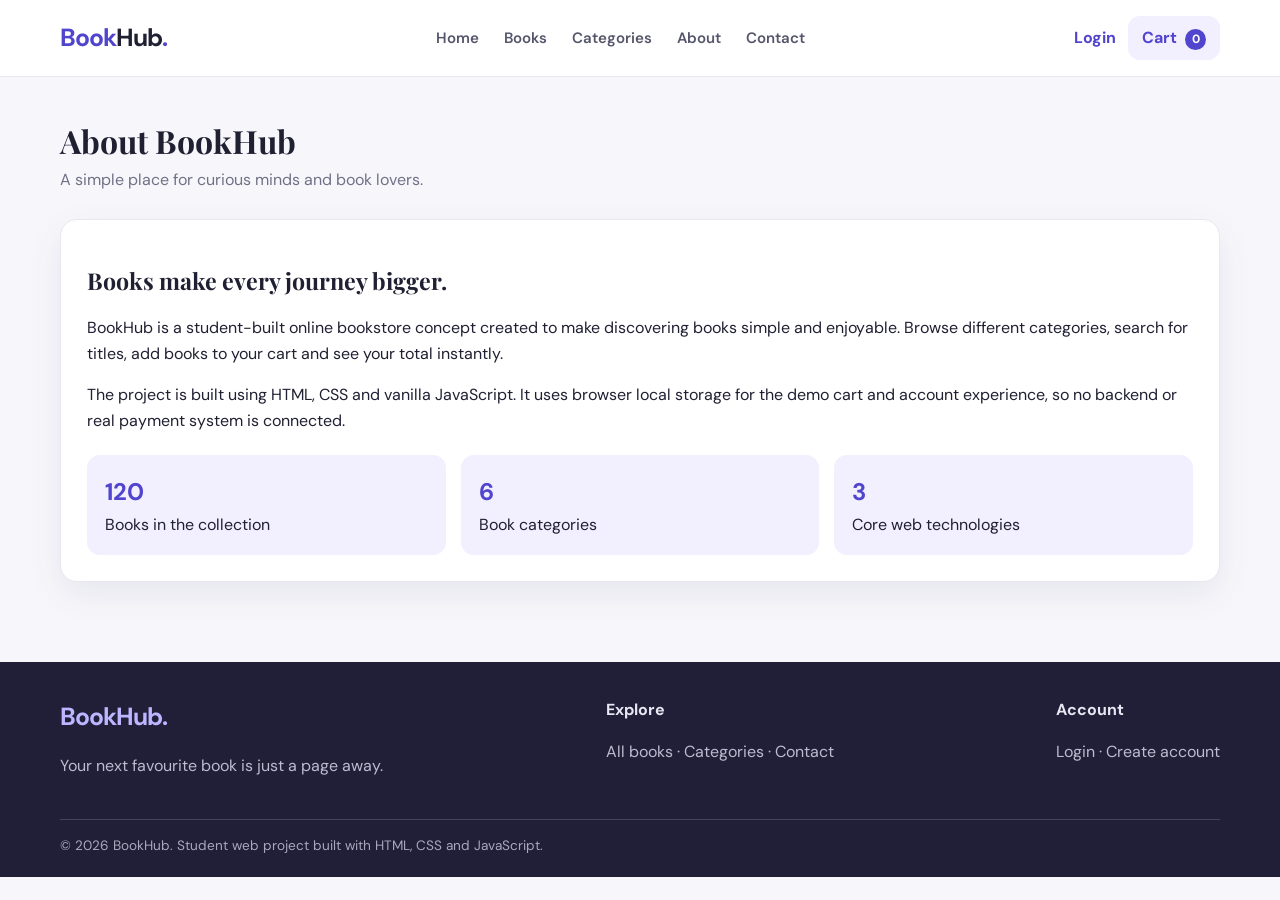
<file: about.html>
<!DOCTYPE html>
<html lang="en">

<head>
    <meta charset="UTF-8">
    <meta name="viewport" content="width=device-width, initial-scale=1.0">
    <meta name="description" content="BookHub online bookstore">

    <title>About | BookHub</title>

    <link rel="stylesheet" href="css/style.css">
</head>

<body>

    <!-- Header Section -->
    <header class="site-header">
        <div class="container nav-wrap">

            <a class="brand" href="index.html">
                Book<span>Hub</span>.
            </a>

            <button
                class="menu-toggle"
                aria-label="Toggle menu"
                id="menuToggle">
                ☰
            </button>

            <nav class="nav-links" id="navLinks">
                <a href="index.html">Home</a>
                <a href="books.html">Books</a>
                <a href="categories.html">Categories</a>
                <a href="about.html">About</a>
                <a href="contact.html">Contact</a>
            </nav>

            <div class="nav-actions">
                <a href="login.html" class="text-link">Login</a>

                <a href="cart.html" class="cart-link">
                    Cart
                    <span class="cart-count" data-cart-count>0</span>
                </a>
            </div>

        </div>
    </header>


    <!-- Main About Section -->
    <main class="page-main">
        <div class="container">

            <div class="page-heading">
                <h1>About BookHub</h1>
                <p>
                    A simple place for curious minds and book lovers.
                </p>
            </div>

            <div class="content-card">

                <h2>Books make every journey bigger.</h2>

                <p>
                    BookHub is a student-built online bookstore concept
                    created to make discovering books simple and enjoyable.
                    Browse different categories, search for titles,
                    add books to your cart and see your total instantly.
                </p>

                <p>
                    The project is built using HTML, CSS and vanilla
                    JavaScript. It uses browser local storage for the
                    demo cart and account experience, so no backend or
                    real payment system is connected.
                </p>

                <!-- About Statistics -->
                <div class="about-stats">

                    <div class="stat">
                        <strong>120</strong>
                        <span>Books in the collection</span>
                    </div>

                    <div class="stat">
                        <strong>6</strong>
                        <span>Book categories</span>
                    </div>

                    <div class="stat">
                        <strong>3</strong>
                        <span>Core web technologies</span>
                    </div>

                </div>

            </div>

        </div>
    </main>


    <!-- Footer Section -->
    <footer class="site-footer">
        <div class="container">

            <div class="footer-grid">

                <div>
                    <a class="brand" href="index.html">
                        BookHub.
                    </a>

                    <p>
                        Your next favourite book is just a page away.
                    </p>
                </div>

                <div>
                    <strong>Explore</strong>

                    <p>
                        <a href="books.html">All books</a> ·
                        <a href="categories.html">Categories</a> ·
                        <a href="contact.html">Contact</a>
                    </p>
                </div>

                <div>
                    <strong>Account</strong>

                    <p>
                        <a href="login.html">Login</a> ·
                        <a href="register.html">Create account</a>
                    </p>
                </div>

            </div>

            <div class="copyright">
                © 2026 BookHub. Student web project built with HTML, CSS and JavaScript.
            </div>

        </div>
    </footer>


    <!-- Toast Notification -->
    <div class="toast" id="toast"></div>


    <!-- JavaScript Files -->
    <script src="js/books.js"></script>
    <script src="js/app.js"></script>

</body>
</html>
</file>
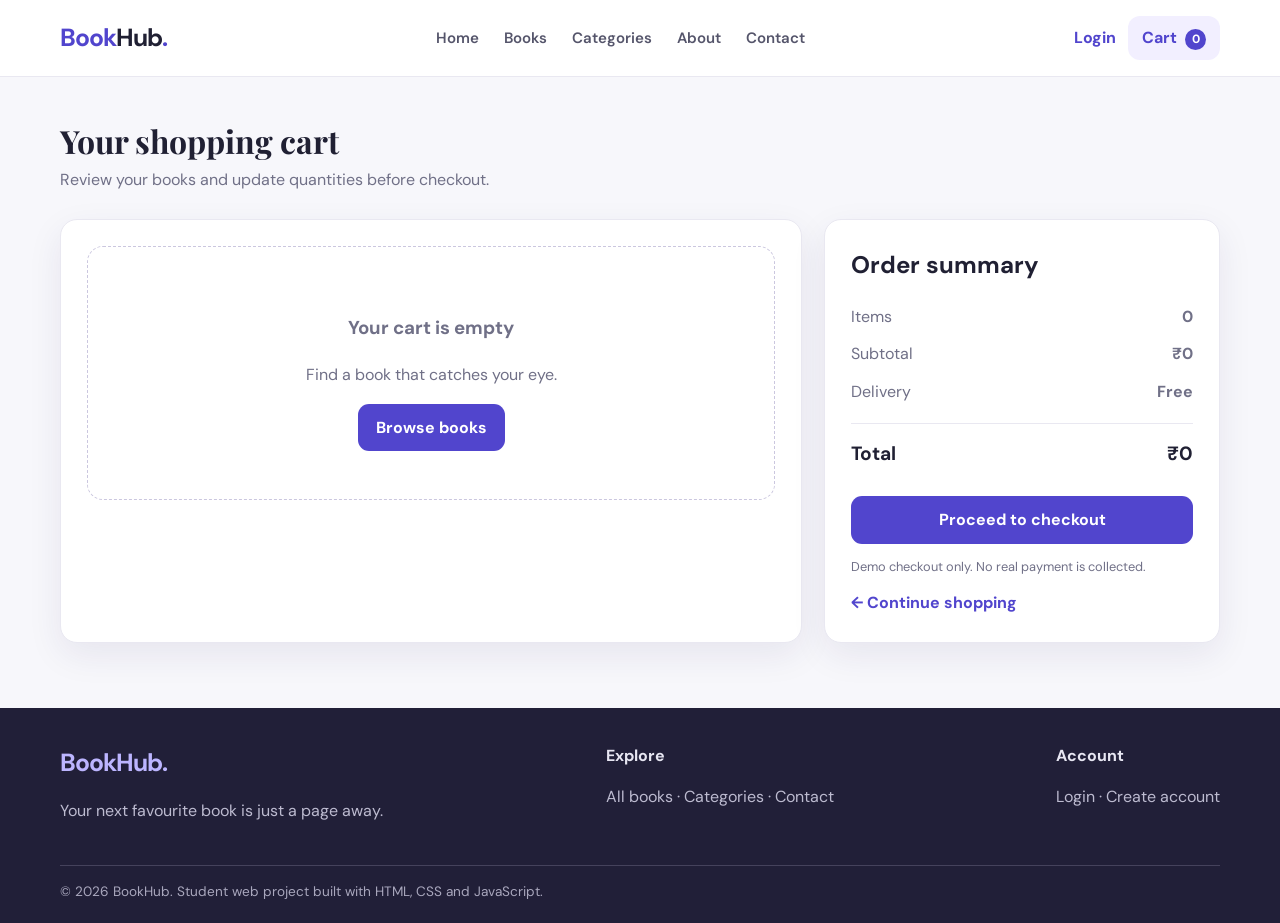
<file: cart.html>
<!DOCTYPE html>
<html lang="en">
<head>
    <meta charset="UTF-8">
    <meta name="viewport" content="width=device-width, initial-scale=1.0">
    <meta name="description" content="BookHub online bookstore">

    <title>Your Cart | BookHub</title>

    <link rel="stylesheet" href="css/style.css">
</head>

<body>

    <!-- Header -->
    <header class="site-header">
        <div class="container nav-wrap">

            <a class="brand" href="index.html">
                Book<span>Hub</span>.
            </a>

            <button class="menu-toggle" aria-label="Toggle menu" id="menuToggle">
                ☰
            </button>

            <nav class="nav-links" id="navLinks">
                <a href="index.html">Home</a>
                <a href="books.html">Books</a>
                <a href="categories.html">Categories</a>
                <a href="about.html">About</a>
                <a href="contact.html">Contact</a>
            </nav>

            <div class="nav-actions">
                <a href="login.html" class="text-link">Login</a>

                <a href="cart.html" class="cart-link">
                    Cart
                    <span class="cart-count" data-cart-count>0</span>
                </a>
            </div>

        </div>
    </header>

    <!-- Main Content -->
    <main class="page-main">
        <div class="container">

            <div class="page-heading">
                <h1>Your shopping cart</h1>
                <p>
                    Review your books and update quantities before checkout.
                </p>
            </div>

            <!-- Cart Layout -->
            <div class="cart-layout">

                <!-- Cart Items -->
                <section class="cart-panel">
                    <div id="cartItems"></div>
                </section>

                <!-- Order Summary -->
                <aside class="cart-panel">

                    <h2 style="margin-top: 0;">Order summary</h2>

                    <div class="summary-line">
                        <span>Items</span>
                        <strong id="summaryItems">0</strong>
                    </div>

                    <div class="summary-line">
                        <span>Subtotal</span>
                        <strong id="summarySubtotal">₹0</strong>
                    </div>

                    <div class="summary-line">
                        <span>Delivery</span>
                        <strong>Free</strong>
                    </div>

                    <div class="summary-line summary-total">
                        <span>Total</span>
                        <strong id="summaryTotal">₹0</strong>
                    </div>

                    <button
                        class="btn"
                        id="checkoutButton"
                        style="width: 100%; margin-top: 15px;"
                    >
                        Proceed to checkout
                    </button>

                    <p style="font-size: .8rem; color: var(--muted);">
                        Demo checkout only. No real payment is collected.
                    </p>

                    <a class="text-link" href="books.html">
                        ← Continue shopping
                    </a>

                </aside>

            </div>
        </div>
    </main>

    <!-- Footer -->
    <footer class="site-footer">
        <div class="container">

            <div class="footer-grid">

                <div>
                    <a class="brand" href="index.html">BookHub.</a>
                    <p>Your next favourite book is just a page away.</p>
                </div>

                <div>
                    <strong>Explore</strong>
                    <p>
                        <a href="books.html">All books</a> ·
                        <a href="categories.html">Categories</a> ·
                        <a href="contact.html">Contact</a>
                    </p>
                </div>

                <div>
                    <strong>Account</strong>
                    <p>
                        <a href="login.html">Login</a> ·
                        <a href="register.html">Create account</a>
                    </p>
                </div>

            </div>

            <div class="copyright">
                © 2026 BookHub. Student web project built with HTML, CSS and JavaScript.
            </div>

        </div>
    </footer>

    <!-- Toast Notification -->
    <div class="toast" id="toast"></div>

    <!-- JavaScript Files -->
    <script src="js/books.js"></script>
    <script src="js/app.js"></script>

</body>
</html>
</file>
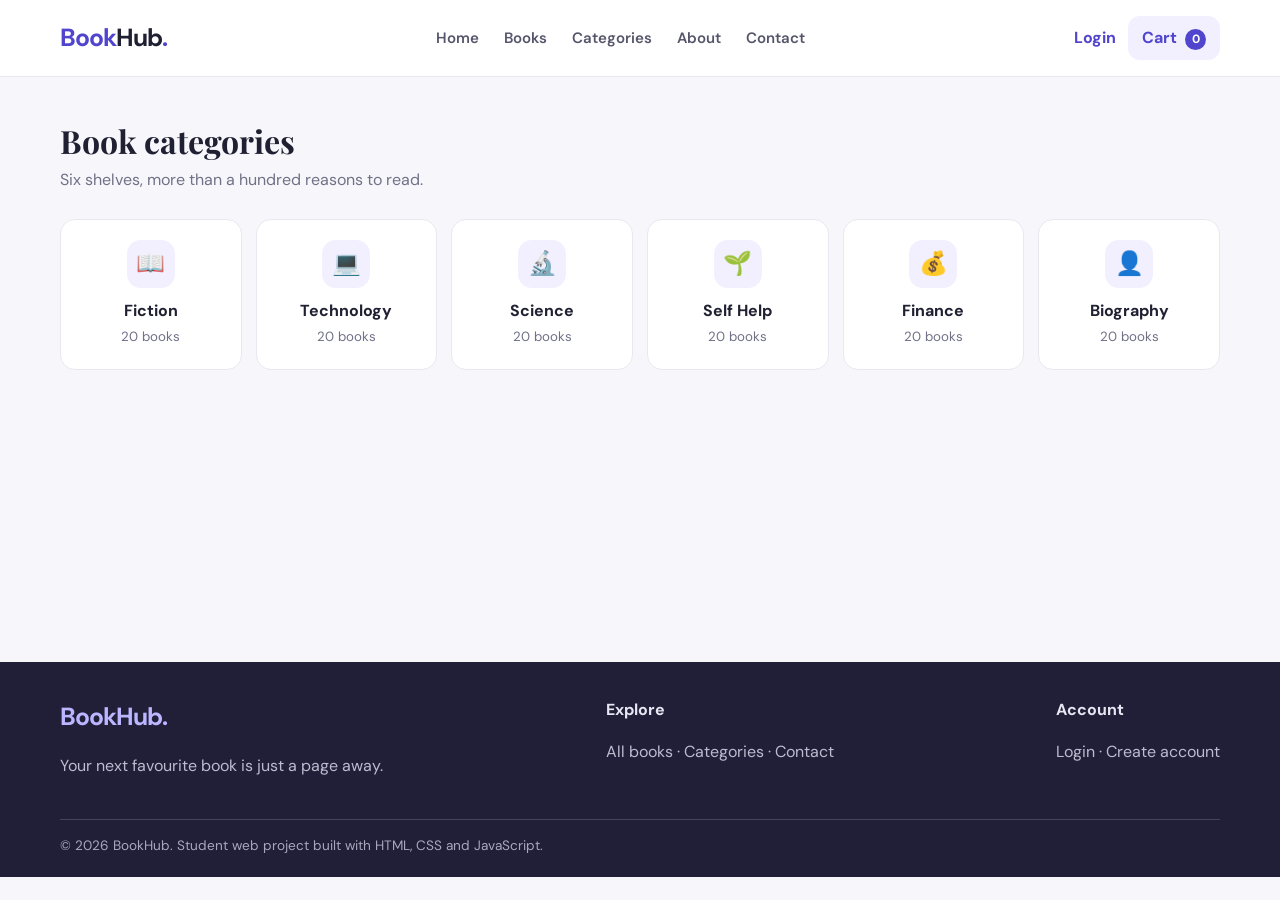
<file: categories.html>
<!DOCTYPE html>
<html lang="en">
<head>
    <meta charset="UTF-8">
    <meta name="viewport" content="width=device-width, initial-scale=1.0">
    <meta name="description" content="BookHub online bookstore">

    <title>Categories | BookHub</title>

    <link rel="stylesheet" href="css/style.css">
</head>

<body>

    <!-- Header -->
    <header class="site-header">
        <div class="container nav-wrap">

            <a class="brand" href="index.html">
                Book<span>Hub</span>.
            </a>

            <button class="menu-toggle" aria-label="Toggle menu" id="menuToggle">
                ☰
            </button>

            <nav class="nav-links" id="navLinks">
                <a href="index.html">Home</a>
                <a href="books.html">Books</a>
                <a href="categories.html">Categories</a>
                <a href="about.html">About</a>
                <a href="contact.html">Contact</a>
            </nav>

            <div class="nav-actions">
                <a href="login.html" class="text-link">Login</a>

                <a href="cart.html" class="cart-link">
                    Cart
                    <span class="cart-count" data-cart-count>0</span>
                </a>
            </div>

        </div>
    </header>

    <!-- Main Content -->
    <main class="page-main">
        <div class="container">

            <div class="page-heading">
                <h1>Book categories</h1>
                <p>Six shelves, more than a hundred reasons to read.</p>
            </div>

            <!-- Categories Grid -->
            <div class="category-grid" id="allCategories"></div>

        </div>
    </main>

    <!-- Footer -->
    <footer class="site-footer">
        <div class="container">

            <div class="footer-grid">

                <div>
                    <a class="brand" href="index.html">BookHub.</a>
                    <p>Your next favourite book is just a page away.</p>
                </div>

                <div>
                    <strong>Explore</strong>
                    <p>
                        <a href="books.html">All books</a> ·
                        <a href="categories.html">Categories</a> ·
                        <a href="contact.html">Contact</a>
                    </p>
                </div>

                <div>
                    <strong>Account</strong>
                    <p>
                        <a href="login.html">Login</a> ·
                        <a href="register.html">Create account</a>
                    </p>
                </div>

            </div>

            <div class="copyright">
                © 2026 BookHub. Student web project built with HTML, CSS and JavaScript.
            </div>

        </div>
    </footer>

    <!-- Toast Notification -->
    <div class="toast" id="toast"></div>

    <!-- JavaScript Files -->
    <script src="js/books.js"></script>
    <script src="js/app.js"></script>

</body>
</html>
</file>
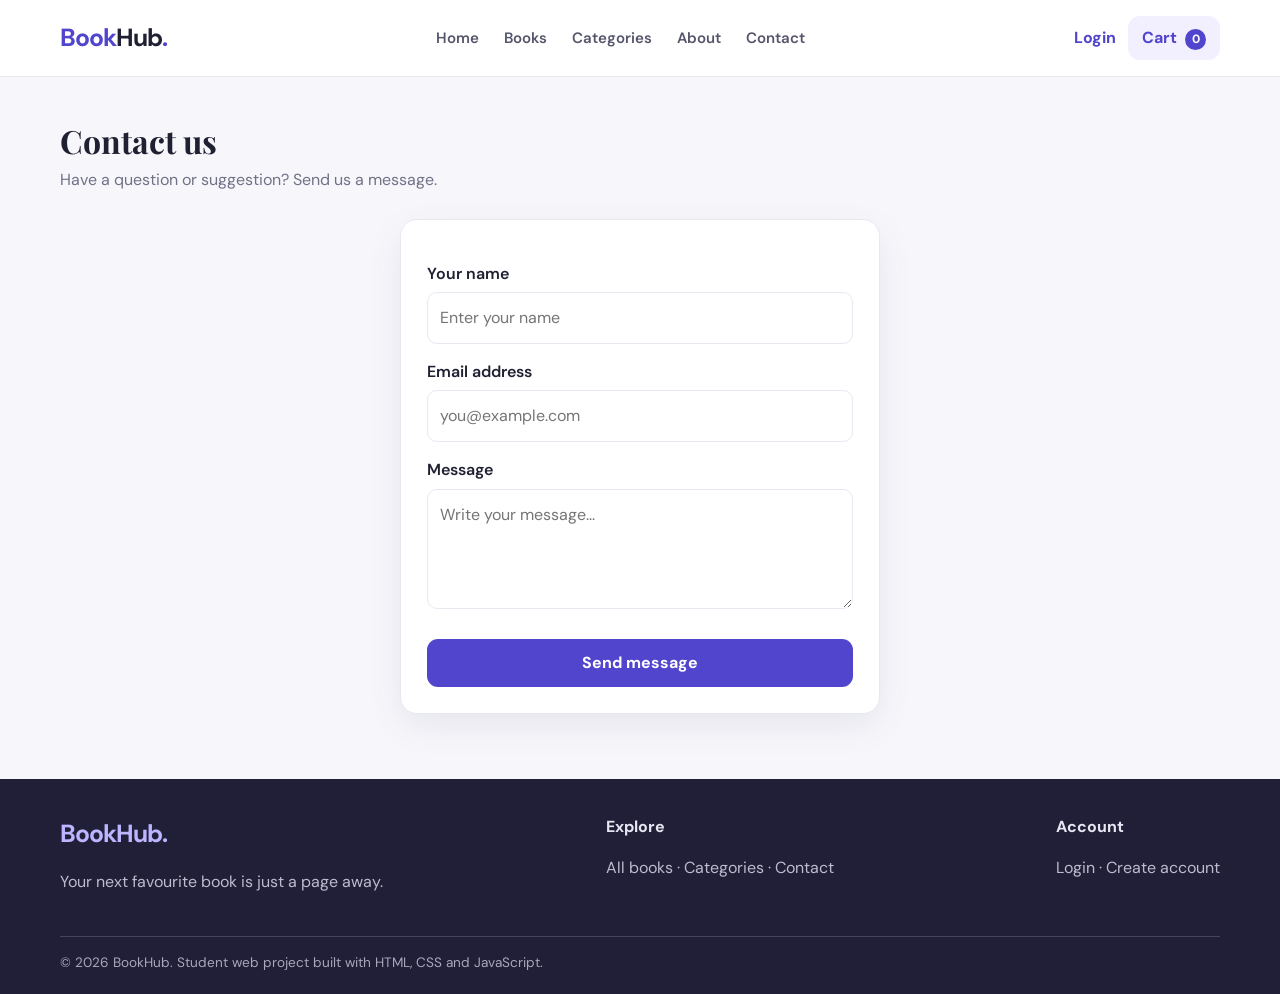
<file: contact.html>
<!DOCTYPE html>
<html lang="en">
<head>
    <meta charset="UTF-8">
    <meta name="viewport" content="width=device-width, initial-scale=1.0">
    <meta name="description" content="BookHub online bookstore">

    <title>Contact | BookHub</title>

    <link rel="stylesheet" href="css/style.css">
</head>

<body>

    <!-- Header -->
    <header class="site-header">
        <div class="container nav-wrap">

            <a class="brand" href="index.html">
                Book<span>Hub</span>.
            </a>

            <button class="menu-toggle" aria-label="Toggle menu" id="menuToggle">
                ☰
            </button>

            <nav class="nav-links" id="navLinks">
                <a href="index.html">Home</a>
                <a href="books.html">Books</a>
                <a href="categories.html">Categories</a>
                <a href="about.html">About</a>
                <a href="contact.html">Contact</a>
            </nav>

            <div class="nav-actions">
                <a href="login.html" class="text-link">Login</a>

                <a href="cart.html" class="cart-link">
                    Cart
                    <span class="cart-count" data-cart-count>0</span>
                </a>
            </div>

        </div>
    </header>

    <!-- Main Content -->
    <main class="page-main">
        <div class="container">

            <div class="page-heading">
                <h1>Contact us</h1>
                <p>Have a question or suggestion? Send us a message.</p>
            </div>

            <!-- Contact Form -->
            <div class="form-wrap">

                <form class="form-card" id="contactForm">

                    <div class="notice" id="contactNotice"></div>

                    <div class="form-group">
                        <label for="contactName">Your name</label>

                        <input
                            class="field"
                            id="contactName"
                            required
                            placeholder="Enter your name"
                        >
                    </div>

                    <div class="form-group">
                        <label for="contactEmail">Email address</label>

                        <input
                            class="field"
                            id="contactEmail"
                            type="email"
                            required
                            placeholder="you@example.com"
                        >
                    </div>

                    <div class="form-group">
                        <label for="contactMessage">Message</label>

                        <textarea
                            class="field"
                            id="contactMessage"
                            required
                            placeholder="Write your message..."
                        ></textarea>
                    </div>

                    <button class="btn" type="submit">
                        Send message
                    </button>

                </form>

            </div>

        </div>
    </main>

    <!-- Footer -->
    <footer class="site-footer">
        <div class="container">

            <div class="footer-grid">

                <div>
                    <a class="brand" href="index.html">BookHub.</a>
                    <p>Your next favourite book is just a page away.</p>
                </div>

                <div>
                    <strong>Explore</strong>
                    <p>
                        <a href="books.html">All books</a> ·
                        <a href="categories.html">Categories</a> ·
                        <a href="contact.html">Contact</a>
                    </p>
                </div>

                <div>
                    <strong>Account</strong>
                    <p>
                        <a href="login.html">Login</a> ·
                        <a href="register.html">Create account</a>
                    </p>
                </div>

            </div>

            <div class="copyright">
                © 2026 BookHub. Student web project built with HTML, CSS and JavaScript.
            </div>

        </div>
    </footer>

    <!-- Toast Notification -->
    <div class="toast" id="toast"></div>

    <!-- JavaScript Files -->
    <script src="js/books.js"></script>
    <script src="js/app.js"></script>

</body>
</html>
</file>
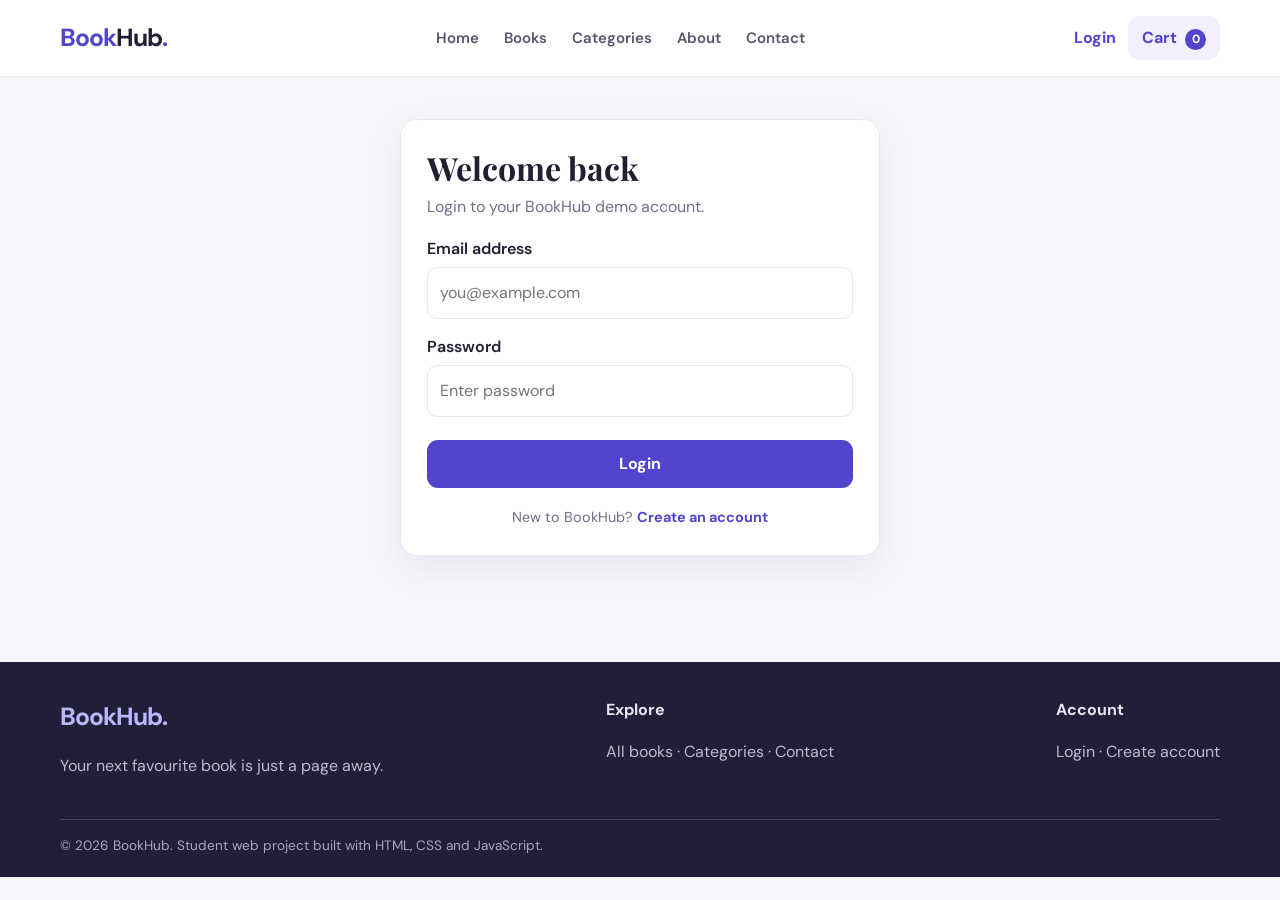
<file: login.html>
<!DOCTYPE html>
<html lang="en">

<head>
    <meta charset="UTF-8">
    <meta name="viewport" content="width=device-width, initial-scale=1.0">
    <meta name="description" content="BookHub online bookstore">

    <title>Login | BookHub</title>

    <link rel="stylesheet" href="css/style.css">
</head>

<body>

    <!-- Header -->
    <header class="site-header">
        <div class="container nav-wrap">

            <a class="brand" href="index.html">
                Book<span>Hub</span>.
            </a>

            <button class="menu-toggle" aria-label="Toggle menu" id="menuToggle">
                ☰
            </button>

            <nav class="nav-links" id="navLinks">
                <a href="index.html">Home</a>
                <a href="books.html">Books</a>
                <a href="categories.html">Categories</a>
                <a href="about.html">About</a>
                <a href="contact.html">Contact</a>
            </nav>

            <div class="nav-actions">
                <a href="login.html" class="text-link">Login</a>

                <a href="cart.html" class="cart-link">
                    Cart
                    <span class="cart-count" data-cart-count>0</span>
                </a>
            </div>

        </div>
    </header>

    <!-- Main Content -->
    <main class="page-main">
        <div class="container">

            <!-- Login Form -->
            <div class="form-wrap">

                <form class="form-card" id="loginForm">

                    <h1>Welcome back</h1>

                    <p>Login to your BookHub demo account.</p>

                    <div class="notice" id="loginNotice"></div>

                    <div class="form-group">
                        <label for="loginEmail">Email address</label>

                        <input
                            id="loginEmail"
                            type="email"
                            required
                            placeholder="you@example.com"
                        >
                    </div>

                    <div class="form-group">
                        <label for="loginPassword">Password</label>

                        <input
                            id="loginPassword"
                            type="password"
                            required
                            minlength="6"
                            placeholder="Enter password"
                        >
                    </div>

                    <button class="btn" type="submit">
                        Login
                    </button>

                    <div class="form-note">
                        New to BookHub?
                        <a href="register.html">Create an account</a>
                    </div>

                </form>

            </div>

        </div>
    </main>

    <!-- Footer -->
    <footer class="site-footer">
        <div class="container">

            <div class="footer-grid">

                <div>
                    <a class="brand" href="index.html">
                        BookHub.
                    </a>

                    <p>Your next favourite book is just a page away.</p>
                </div>

                <div>
                    <strong>Explore</strong>

                    <p>
                        <a href="books.html">All books</a> ·
                        <a href="categories.html">Categories</a> ·
                        <a href="contact.html">Contact</a>
                    </p>
                </div>

                <div>
                    <strong>Account</strong>

                    <p>
                        <a href="login.html">Login</a> ·
                        <a href="register.html">Create account</a>
                    </p>
                </div>

            </div>

            <div class="copyright">
                © 2026 BookHub. Student web project built with HTML, CSS and JavaScript.
            </div>

        </div>
    </footer>

    <!-- Toast Notification -->
    <div class="toast" id="toast"></div>

    <!-- JavaScript Files -->
    <script src="js/books.js"></script>
    <script src="js/app.js"></script>

</body>
</html>
</file>
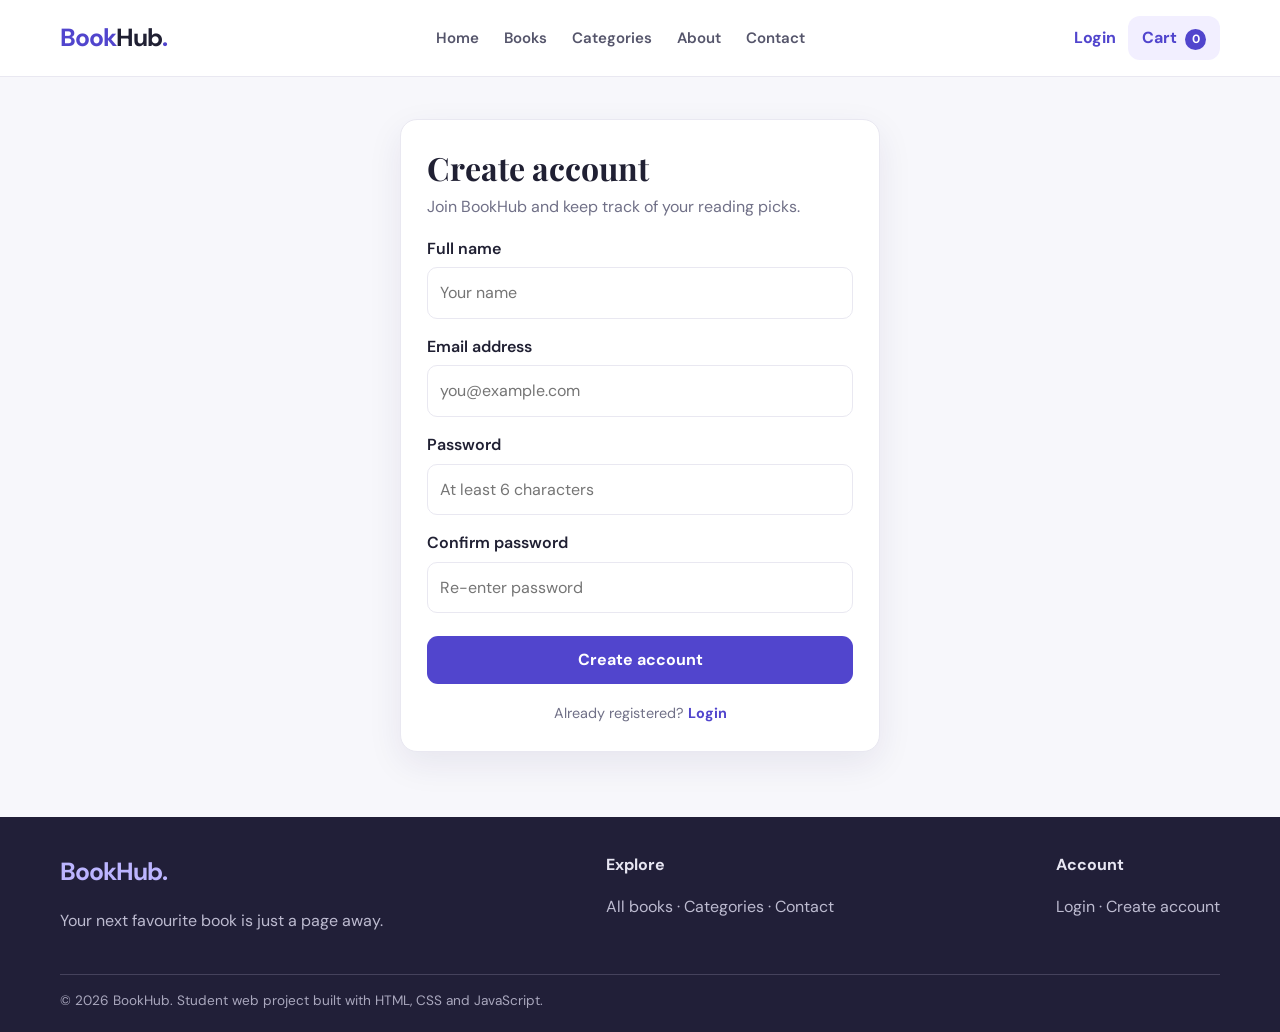
<file: register.html>
<!DOCTYPE html>
<html lang="en"><head><meta charset="UTF-8"><meta name="viewport" content="width=device-width, initial-scale=1.0"><meta name="description" content="BookHub online bookstore"><title>Register | BookHub</title><link rel="stylesheet" href="css/style.css"></head>
<body><header class="site-header"><div class="container nav-wrap">
<a class="brand" href="index.html">Book<span>Hub</span>.</a><button class="menu-toggle" aria-label="Toggle menu" id="menuToggle">☰</button>
<nav class="nav-links" id="navLinks"><a href="index.html">Home</a><a href="books.html">Books</a><a href="categories.html">Categories</a><a href="about.html">About</a><a href="contact.html">Contact</a></nav>
<div class="nav-actions"><a href="login.html" class="text-link">Login</a><a href="cart.html" class="cart-link">Cart <span class="cart-count" data-cart-count>0</span></a></div></div></header><main class="page-main"><div class="container"><div class="form-wrap"><form class="form-card" id="registerForm"><h1>Create account</h1><p>Join BookHub and keep track of your reading picks.</p><div class="notice" id="registerNotice"></div><div class="form-group"><label for="registerName">Full name</label><input id="registerName" required placeholder="Your name"></div><div class="form-group"><label for="registerEmail">Email address</label><input id="registerEmail" type="email" required placeholder="you@example.com"></div><div class="form-group"><label for="registerPassword">Password</label><input id="registerPassword" type="password" required minlength="6" placeholder="At least 6 characters"></div><div class="form-group"><label for="confirmPassword">Confirm password</label><input id="confirmPassword" type="password" required minlength="6" placeholder="Re-enter password"></div><button class="btn" type="submit">Create account</button><div class="form-note">Already registered? <a href="login.html">Login</a></div></form></div></div></main><footer class="site-footer"><div class="container"><div class="footer-grid"><div><a class="brand" href="index.html">BookHub.</a><p>Your next favourite book is just a page away.</p></div><div><strong>Explore</strong><p><a href="books.html">All books</a> · <a href="categories.html">Categories</a> · <a href="contact.html">Contact</a></p></div><div><strong>Account</strong><p><a href="login.html">Login</a> · <a href="register.html">Create account</a></p></div></div><div class="copyright">© 2026 BookHub. Student web project built with HTML, CSS and JavaScript.</div></div></footer><div class="toast" id="toast"></div><script src="js/books.js"></script><script src="js/app.js"></script></body></html>
</file>
<file: css/style.css>
@import url('https://fonts.googleapis.com/css2?family=DM+Sans:wght@400;500;600;700&family=Playfair+Display:wght@600;700&display=swap');

:root {
  --primary: #5145cd;
  --primary-dark: #3f35aa;
  --ink: #202033;
  --muted: #707087;
  --bg: #f7f7fb;
  --surface: #fff;
  --line: #e9e8f1;
  --accent: #f2efff;
  --shadow: 0 12px 35px rgba(34, 28, 87, 0.08);
}

* {
  box-sizing: border-box;
}

html {
  scroll-behavior: smooth;
}

body {
  margin: 0;
  background: var(--bg);
  color: var(--ink);
  font-family: 'DM Sans', Arial, sans-serif;
  line-height: 1.6;
}

a {
  color: inherit;
  text-decoration: none;
}

button,
input,
textarea,
select {
  font: inherit;
}

.container {
  width: min(1160px, 92%);
  margin: auto;
}

/* Header and Navigation */
.site-header {
  background: #fff;
  border-bottom: 1px solid var(--line);
  position: sticky;
  top: 0;
  z-index: 20;
}

.nav-wrap {
  min-height: 76px;
  display: flex;
  align-items: center;
  justify-content: space-between;
  gap: 20px;
}

.brand {
  font-size: 1.55rem;
  font-weight: 700;
  color: var(--primary);
  letter-spacing: -1px;
}

.brand span {
  color: var(--ink);
}

.nav-links {
  display: flex;
  align-items: center;
  gap: 25px;
}

.nav-links a {
  font-size: 0.94rem;
  color: #55556b;
  font-weight: 600;
}

.nav-links a:hover,
.nav-links a.active {
  color: var(--primary);
}

.nav-actions {
  display: flex;
  align-items: center;
  gap: 12px;
}

.cart-link {
  background: var(--accent);
  color: var(--primary);
  padding: 9px 14px;
  border-radius: 12px;
  font-weight: 700;
}

.cart-count {
  display: inline-grid;
  place-items: center;
  background: var(--primary);
  color: white;
  width: 21px;
  height: 21px;
  border-radius: 50%;
  font-size: 0.75rem;
  margin-left: 4px;
}

.menu-toggle {
  display: none;
  border: 0;
  background: var(--accent);
  padding: 8px 11px;
  border-radius: 9px;
  font-size: 1.2rem;
}

/* Buttons */
.btn {
  display: inline-flex;
  align-items: center;
  justify-content: center;
  border: 0;
  border-radius: 11px;
  padding: 11px 18px;
  background: var(--primary);
  color: #fff;
  font-weight: 700;
  cursor: pointer;
  transition: 0.2s;
}

.btn:hover {
  background: var(--primary-dark);
  transform: translateY(-1px);
}

.btn-outline {
  background: #fff;
  color: var(--primary);
  border: 1px solid #d8d3ff;
}

.btn-outline:hover {
  background: var(--accent);
  color: var(--primary);
}

/* Hero Section */
.hero {
  padding: 66px 0 55px;
  background: linear-gradient(115deg, #efedff, #faf9ff 58%, #f4f0ff);
}

.hero-grid {
  display: grid;
  grid-template-columns: 1.15fr 0.85fr;
  align-items: center;
  gap: 45px;
}

.eyebrow {
  color: var(--primary);
  font-weight: 700;
  text-transform: uppercase;
  letter-spacing: 2px;
  font-size: 0.76rem;
}

.hero h1 {
  font: 700 clamp(2.5rem, 5vw, 4.3rem) / 1.12 'Playfair Display', Georgia, serif;
  margin: 13px 0 18px;
  letter-spacing: -1.5px;
}

.hero p {
  color: var(--muted);
  max-width: 560px;
  font-size: 1.08rem;
}

.hero-art {
  display: flex;
  justify-content: center;
  align-items: center;
  gap: 12px;
  transform: rotate(-4deg);
}

.hero-art img {
  width: 31%;
  max-width: 180px;
  border-radius: 10px;
  box-shadow: 0 18px 35px #332b7c33;
}

.hero-art img:nth-child(2) {
  transform: translateY(-24px) rotate(7deg);
}

.hero-art img:nth-child(3) {
  transform: translateY(15px) rotate(8deg);
}

.hero-buttons {
  display: flex;
  gap: 12px;
  margin-top: 25px;
  flex-wrap: wrap;
}

/* Sections */
.section {
  padding: 54px 0;
}

.section-head {
  display: flex;
  justify-content: space-between;
  align-items: end;
  gap: 18px;
  margin-bottom: 25px;
}

.section-head h2,
.page-heading h1 {
  font: 700 2rem 'Playfair Display', Georgia, serif;
  margin: 0;
}

.section-head p,
.page-heading p {
  margin: 5px 0 0;
  color: var(--muted);
}

.text-link {
  color: var(--primary);
  font-weight: 700;
}

/* Categories */
.category-grid {
  display: grid;
  grid-template-columns: repeat(6, 1fr);
  gap: 14px;
}

.category-card {
  background: #fff;
  border: 1px solid var(--line);
  border-radius: 15px;
  padding: 20px 12px;
  text-align: center;
  transition: 0.2s;
}

.category-card:hover {
  transform: translateY(-4px);
  box-shadow: var(--shadow);
  border-color: #c9c2ff;
}

.category-icon {
  width: 48px;
  height: 48px;
  margin: 0 auto 10px;
  border-radius: 14px;
  background: var(--accent);
  display: grid;
  place-items: center;
  font-size: 1.45rem;
}

.category-card strong {
  display: block;
}

.category-card small {
  color: var(--muted);
}

/* Book Cards */
.book-grid {
  display: grid;
  grid-template-columns: repeat(4, 1fr);
  gap: 20px;
}

.book-card {
  background: #fff;
  border: 1px solid var(--line);
  border-radius: 16px;
  padding: 13px;
  box-shadow: 0 4px 18px rgba(35, 30, 80, 0.035);
  display: flex;
  flex-direction: column;
  min-width: 0;
  transition: 0.2s;
}

.book-card:hover {
  transform: translateY(-4px);
  box-shadow: var(--shadow);
}

.book-cover {
  width: 100%;
  height: 220px;
  object-fit: contain;
  background: #f1eff8;
  border-radius: 10px;
}

.book-card h3 {
  font-size: 1rem;
  line-height: 1.35;
  margin: 12px 0 3px;
}

.book-author {
  font-size: 0.84rem;
  color: var(--muted);
  margin: 0;
}

.book-meta {
  display: flex;
  justify-content: space-between;
  align-items: center;
  margin-top: auto;
  padding-top: 12px;
  gap: 8px;
}

.price {
  font-weight: 700;
  color: var(--primary);
}

.rating {
  font-size: 0.8rem;
  color: #a36b00;
}

.book-card .btn {
  width: 100%;
  margin-top: 11px;
  padding: 9px;
}

/* Page Layout */
.page-main {
  padding: 42px 0 65px;
  min-height: 65vh;
}

.page-heading {
  margin-bottom: 26px;
}

.toolbar {
  display: flex;
  gap: 12px;
  flex-wrap: wrap;
  margin-bottom: 24px;
}

.field,
.toolbar input,
.toolbar select {
  border: 1px solid var(--line);
  background: #fff;
  border-radius: 10px;
  padding: 11px 13px;
  color: var(--ink);
  outline: none;
}

.toolbar input {
  flex: 1;
  min-width: 220px;
}

.field:focus,
.toolbar input:focus,
.toolbar select:focus {
  border-color: #9d94ff;
  box-shadow: 0 0 0 3px #5145cd12;
}

.empty-state {
  text-align: center;
  background: #fff;
  padding: 48px 20px;
  border: 1px dashed #cbc7df;
  border-radius: 16px;
  color: var(--muted);
}

/* Footer */
.site-footer {
  background: #211f38;
  color: #e7e6f2;
  padding: 35px 0 20px;
}

.footer-grid {
  display: flex;
  justify-content: space-between;
  gap: 30px;
  flex-wrap: wrap;
}

.site-footer p,
.site-footer a {
  color: #bdbbd0;
}

.site-footer .brand {
  color: #bcb5ff;
}

.copyright {
  border-top: 1px solid #45425c;
  margin-top: 25px;
  padding-top: 15px;
  font-size: 0.85rem;
  color: #a9a7bd;
}

/* Content and Forms */
.content-card,
.form-card,
.cart-panel {
  background: #fff;
  border: 1px solid var(--line);
  border-radius: 17px;
  padding: 26px;
  box-shadow: var(--shadow);
}

.content-card h2 {
  font: 700 1.45rem 'Playfair Display', Georgia, serif;
}

.form-wrap {
  max-width: 480px;
  margin: 0 auto;
}

.form-card h1 {
  font: 700 2rem 'Playfair Display', Georgia, serif;
  margin: 0 0 5px;
}

.form-card > p {
  color: var(--muted);
  margin-top: 0;
}

.form-group {
  margin: 15px 0;
}

.form-group label {
  display: block;
  font-weight: 600;
  margin-bottom: 6px;
}

.form-group input,
.form-group textarea {
  width: 100%;
  border: 1px solid var(--line);
  border-radius: 10px;
  padding: 12px;
}

.form-group textarea {
  min-height: 120px;
  resize: vertical;
}

.form-card .btn {
  width: 100%;
  margin-top: 8px;
}

.form-note {
  text-align: center;
  color: var(--muted);
  font-size: 0.9rem;
  margin-top: 18px;
}

.form-note a {
  color: var(--primary);
  font-weight: 700;
}

.notice {
  padding: 12px 14px;
  border-radius: 10px;
  background: #edf9f1;
  color: #176b38;
  margin: 12px 0;
  display: none;
}

/* Shopping Cart */
.cart-layout {
  display: grid;
  grid-template-columns: 1.5fr 0.8fr;
  gap: 22px;
}

.cart-row {
  display: grid;
  grid-template-columns: 72px 1fr auto auto;
  gap: 15px;
  align-items: center;
  padding: 15px 0;
  border-bottom: 1px solid var(--line);
}

.cart-row img {
  width: 68px;
  height: 88px;
  object-fit: contain;
  background: #f2f0f8;
  border-radius: 7px;
}

.cart-row h3 {
  font-size: 0.95rem;
  margin: 0;
}

.cart-row p {
  margin: 3px 0;
  color: var(--muted);
  font-size: 0.85rem;
}

.quantity {
  display: flex;
  align-items: center;
  gap: 9px;
}

.quantity button,
.remove-btn {
  border: 1px solid var(--line);
  background: #fff;
  border-radius: 8px;
  padding: 5px 9px;
  cursor: pointer;
}

.remove-btn {
  color: #b42318;
}

.summary-line {
  display: flex;
  justify-content: space-between;
  margin: 12px 0;
  color: var(--muted);
}

.summary-total {
  font-size: 1.2rem;
  font-weight: 700;
  color: var(--ink);
  border-top: 1px solid var(--line);
  padding-top: 15px;
  margin-top: 18px;
}

/* About Page */
.about-stats {
  display: grid;
  grid-template-columns: repeat(3, 1fr);
  gap: 15px;
  margin-top: 22px;
}

.stat {
  background: var(--accent);
  padding: 18px;
  border-radius: 13px;
}

.stat strong {
  display: block;
  font-size: 1.5rem;
  color: var(--primary);
}

/* Toast Notification */
.toast {
  position: fixed;
  right: 20px;
  bottom: 20px;
  background: #211f38;
  color: white;
  padding: 12px 18px;
  border-radius: 10px;
  box-shadow: var(--shadow);
  opacity: 0;
  transform: translateY(10px);
  pointer-events: none;
  transition: 0.25s;
  z-index: 50;
}

.toast.show {
  opacity: 1;
  transform: translateY(0);
}

/* Tablet Responsive Design */
@media (max-width: 900px) {
  .category-grid {
    grid-template-columns: repeat(3, 1fr);
  }

  .book-grid {
    grid-template-columns: repeat(3, 1fr);
  }

  .hero-grid {
    gap: 20px;
  }

  .cart-layout {
    grid-template-columns: 1fr;
  }
}

/* Mobile Responsive Design */
@media (max-width: 650px) {
  .nav-wrap {
    flex-wrap: wrap;
    padding: 13px 0;
  }

  .menu-toggle {
    display: block;
  }

  .nav-links {
    display: none;
    order: 3;
    width: 100%;
    flex-direction: column;
    align-items: flex-start;
    gap: 12px;
    padding: 10px 0;
  }

  .nav-links.open {
    display: flex;
  }

  .nav-actions {
    margin-left: auto;
  }

  .hero {
    padding: 45px 0;
  }

  .hero-grid {
    grid-template-columns: 1fr;
  }

  .hero-art {
    margin: 15px auto 0;
    max-width: 400px;
  }

  .hero-art img {
    max-width: 125px;
  }

  .book-grid {
    grid-template-columns: repeat(2, 1fr);
    gap: 12px;
  }

  .book-cover {
    height: 180px;
  }

  .category-grid {
    grid-template-columns: repeat(2, 1fr);
  }

  .section {
    padding: 38px 0;
  }

  .section-head {
    align-items: start;
    flex-direction: column;
  }

  .cart-row {
    grid-template-columns: 58px 1fr auto;
    gap: 10px;
  }

  .cart-row img {
    width: 55px;
    height: 75px;
  }

  .cart-row .remove-btn {
    grid-column: 2 / 4;
    justify-self: end;
  }

  .about-stats {
    grid-template-columns: 1fr;
  }

  .hero h1 {
    font-size: 2.7rem;
  }
}
</file>
